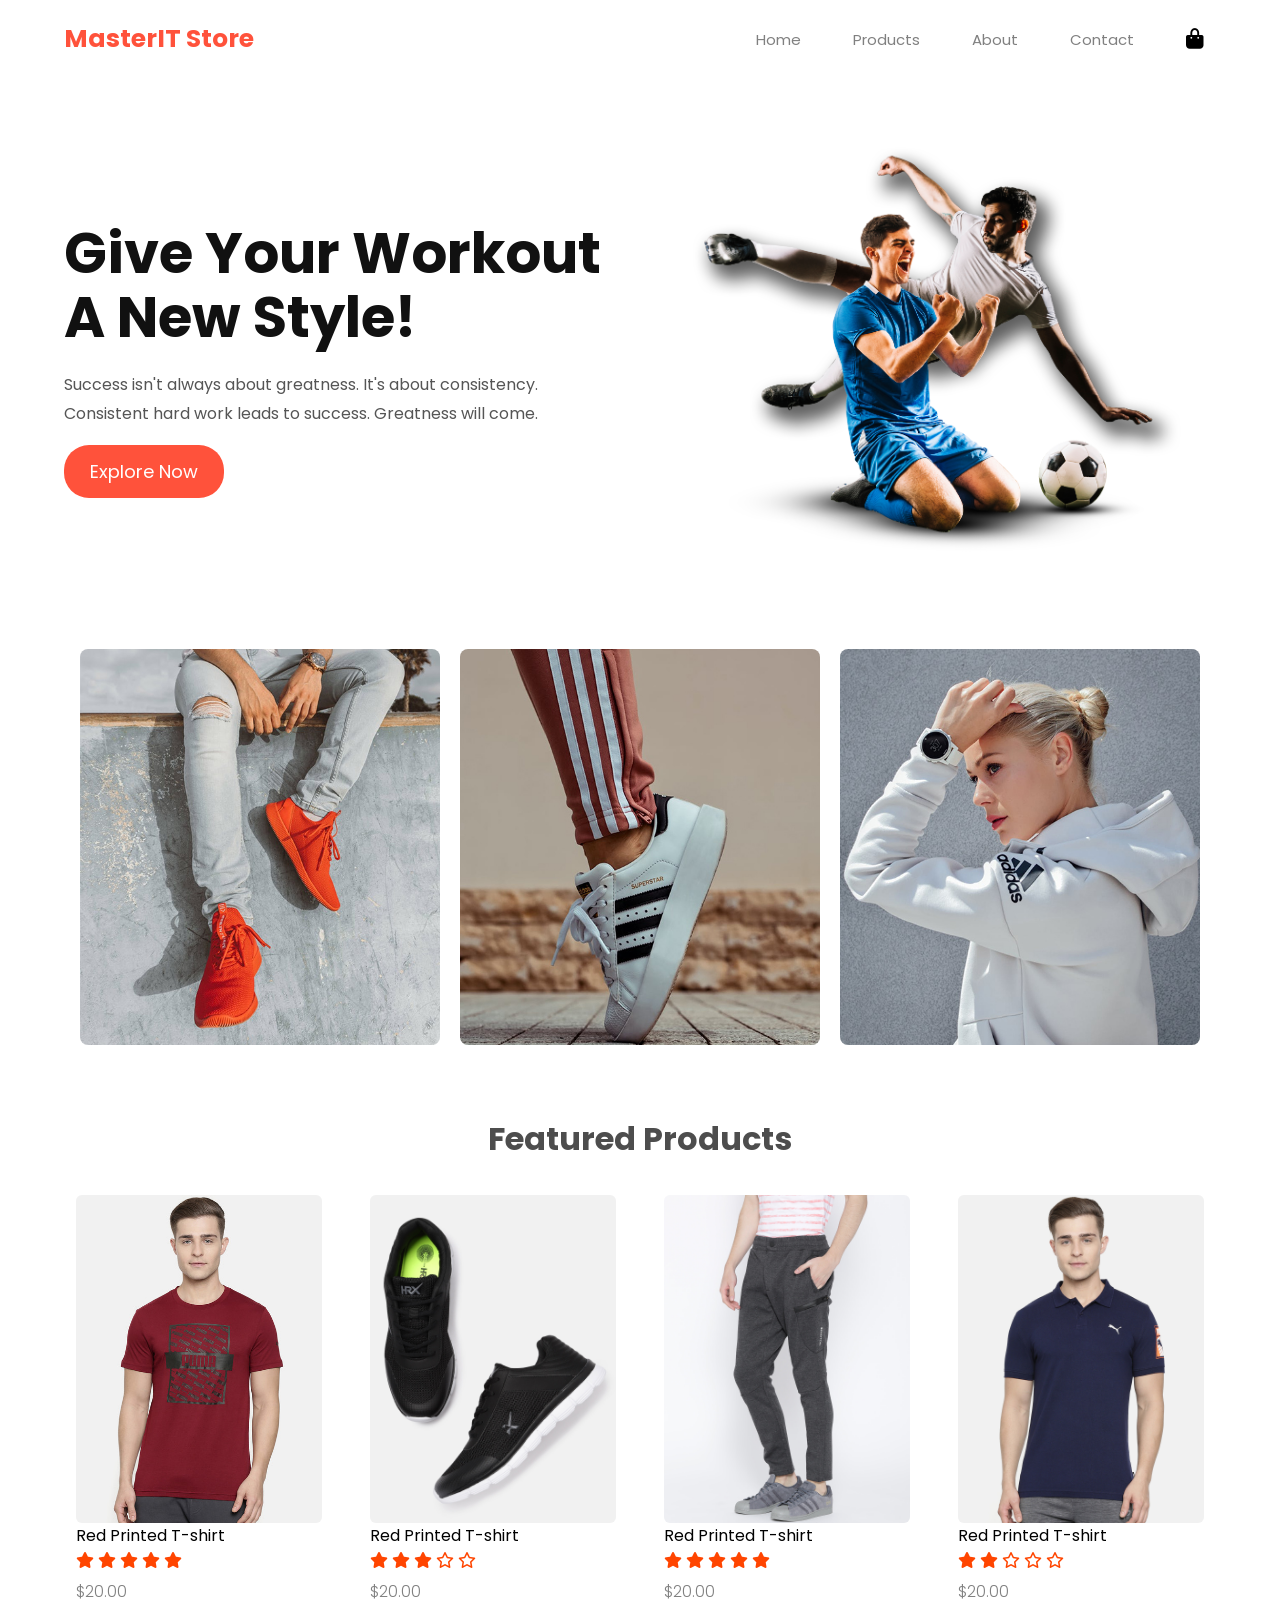
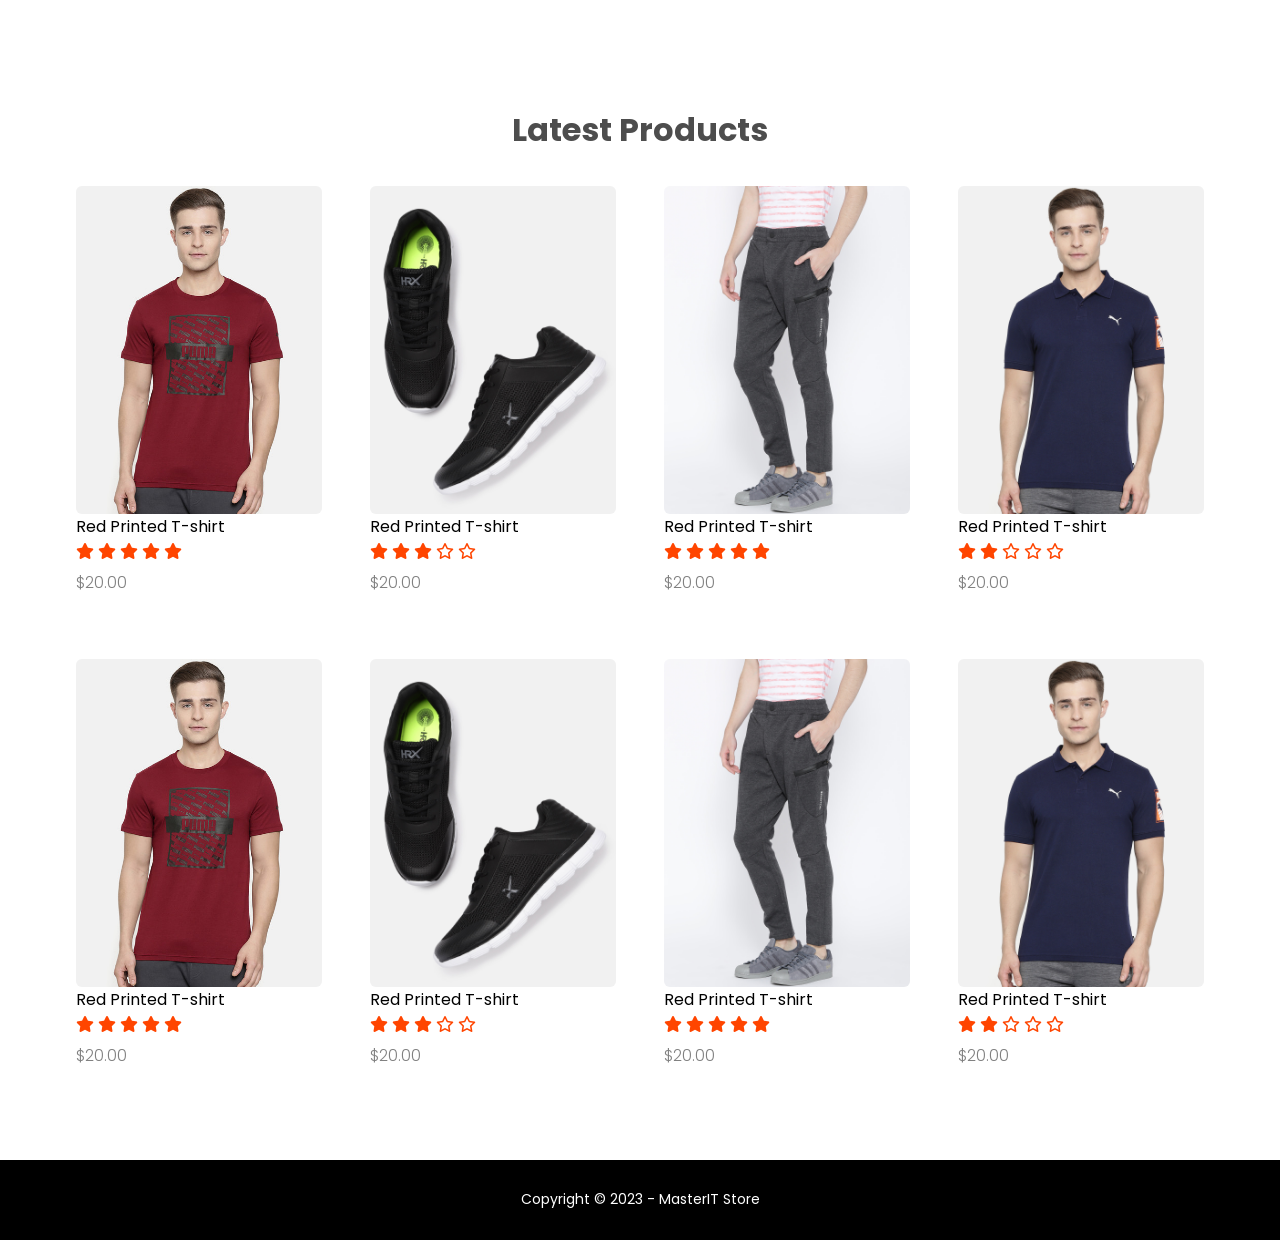
<file: index.html>
<!DOCTYPE html>
<html lang="en">

<head>
    <meta charset="UTF-8">
    <meta name="viewport" content="width=device-width, initial-scale=1.0">
    <title>Home</title>
    <!-- Link CSS -->
    <link rel="stylesheet" href="style.css">
    <!-- Google font -->
    <link rel="preconnect" href="https://fonts.googleapis.com">
    <link rel="preconnect" href="https://fonts.gstatic.com" crossorigin>
    <link
        href="https://fonts.googleapis.com/css2?family=Inter:ital,opsz,wght@0,14..32,100..900;1,14..32,100..900&family=Poppins:ital,wght@0,100;0,200;0,300;0,400;0,500;0,600;0,700;0,800;0,900;1,100;1,200;1,300;1,400;1,500;1,600;1,700;1,800;1,900&display=swap"
        rel="stylesheet">
    <!-- Font Awnsome -->
    <link rel="stylesheet" href="https://cdnjs.cloudflare.com/ajax/libs/font-awesome/6.7.2/css/all.min.css">
</head>

<body>
    <!-- ========== HEADER SECTION ========== -->

    <section class="header">
        <header>
            <div class="logo">
                <h1>MasterIT Store</h1>
            </div>
            <button type="button" class="menu-toggle" id="menu-toggle" aria-label="Toggle navigation"
                aria-expanded="false">
                <i class="fa-solid fa-bars" id="menu-icon"></i>
            </button>
            <nav id="menu">
                <ul>
                    <li><a href="index.html">Home</a></li>
                    <li><a href="products.html">Products</a></li>
                    <li><a href="about.html">About</a></li>
                    <li><a href="contact.html">Contact</a></li>
                    <li><a href="shop.html"><i class="fa-solid fa-bag-shopping"></i></a></li>
                </ul>
            </nav>
        </header>
    </section>

    <!-- ========== ASIDE SECTION ========== -->

    <section class="aside">
        <aside>
            <div class="text-contant">
                <h1>
                    Give Your Workout A New Style!
                </h1>
                <p>
                    Success isn't always about greatness. It's about consistency. Consistent hard work leads to success.
                    Greatness will come.
                </p>
                <a class="btn" href="products.html">Explore Now</a>
            </div>
            <div class="image">
                <img src="image/img-01.png" alt="Image">
            </div>
        </aside>
    </section>

    <!-- ========== CATEGORIES SECTION ========== -->

    <section class="control-top-category">
        <div class="category">
            <img src="image/category/category-1.jpg" alt="image">
            <img src="image/category/category-2.jpg" alt="image">
            <img src="image/category/category-3.jpg" alt="image">
        </div>
    </section>

    <!-- ========== FEATURED PRODUCTS SECTION ========== -->

    <h1 class="Featured-Products">Featured Products</h1>

    <!-- ========== FEATURED PRODUCTS LIST SECTION ========== -->

    <section>
        <div class="fearured-product-list">
            <div class="cart">
                <img src="image/Products/product-1.jpg" alt="">
                <div class="cart-title">
                    <p>Red Printed T-shirt</p>
                    <div class="star-icon">
                        <i class="fa-solid fa-star"></i>
                        <i class="fa-solid fa-star"></i>
                        <i class="fa-solid fa-star"></i>
                        <i class="fa-solid fa-star"></i>
                        <i class="fa-solid fa-star"></i>
                    </div>
                    <p class="price">$20.00</p>
                </div>
            </div>
            <div class="cart">
                <img src="image/Products/product-2.jpg" alt="">
                <div class="cart-title">
                    <p>Red Printed T-shirt</p>
                    <div class="star-icon">
                        <i class="fa-solid fa-star"></i>
                        <i class="fa-solid fa-star"></i>
                        <i class="fa-solid fa-star"></i>
                        <i class="fa-regular fa-star"></i>
                        <i class="fa-regular fa-star"></i>
                    </div>
                    <p class="price">$20.00</p>
                </div>
            </div>
            <div class="cart">
                <img src="image/Products/product-3.jpg" alt="">
                <div class="cart-title">
                    <p>Red Printed T-shirt</p>
                    <div class="star-icon">
                        <i class="fa-solid fa-star"></i>
                        <i class="fa-solid fa-star"></i>
                        <i class="fa-solid fa-star"></i>
                        <i class="fa-solid fa-star"></i>
                        <i class="fa-solid fa-star"></i>
                    </div>
                    <p class="price">$20.00</p>
                </div>
            </div>
            <div class="cart">
                <img src="image/Products/product-4.jpg" alt="">
                <div class="cart-title">
                    <p>Red Printed T-shirt</p>
                    <div class="star-icon">
                        <i class="fa-solid fa-star"></i>
                        <i class="fa-solid fa-star"></i>
                        <i class="fa-regular fa-star"></i>
                        <i class="fa-regular fa-star"></i>
                        <i class="fa-regular fa-star"></i>

                    </div>
                    <p class="price">$20.00</p>
                </div>
            </div>
        </div>
    </section>

    <!-- ========== LASTEST PRODUCTS SECTION ========== -->

    <h1 class="Featured-Products">Latest Products</h1>

    <!-- ========== LASTEST PRODUCTS LIST SECTION ========== -->

    <section>
        <div class="fearured-product-list">
            <div class="cart">
                <img src="image/Products/product-1.jpg" alt="">
                <div class="cart-title">
                    <p>Red Printed T-shirt</p>
                    <div class="star-icon">
                        <i class="fa-solid fa-star"></i>
                        <i class="fa-solid fa-star"></i>
                        <i class="fa-solid fa-star"></i>
                        <i class="fa-solid fa-star"></i>
                        <i class="fa-solid fa-star"></i>
                    </div>
                    <p class="price">$20.00</p>
                </div>
            </div>
            <div class="cart">
                <img src="image/Products/product-2.jpg" alt="">
                <div class="cart-title">
                    <p>Red Printed T-shirt</p>
                    <div class="star-icon">
                        <i class="fa-solid fa-star"></i>
                        <i class="fa-solid fa-star"></i>
                        <i class="fa-solid fa-star"></i>
                        <i class="fa-regular fa-star"></i>
                        <i class="fa-regular fa-star"></i>
                    </div>
                    <p class="price">$20.00</p>
                </div>
            </div>
            <div class="cart">
                <img src="image/Products/product-3.jpg" alt="">
                <div class="cart-title">
                    <p>Red Printed T-shirt</p>
                    <div class="star-icon">
                        <i class="fa-solid fa-star"></i>
                        <i class="fa-solid fa-star"></i>
                        <i class="fa-solid fa-star"></i>
                        <i class="fa-solid fa-star"></i>
                        <i class="fa-solid fa-star"></i>
                    </div>
                    <p class="price">$20.00</p>
                </div>
            </div>
            <div class="cart">
                <img src="image/Products/product-4.jpg" alt="">
                <div class="cart-title">
                    <p>Red Printed T-shirt</p>
                    <div class="star-icon">
                        <i class="fa-solid fa-star"></i>
                        <i class="fa-solid fa-star"></i>
                        <i class="fa-regular fa-star"></i>
                        <i class="fa-regular fa-star"></i>
                        <i class="fa-regular fa-star"></i>

                    </div>
                    <p class="price">$20.00</p>
                </div>
            </div>
        </div>
    </section>
    <section>
        <div class="fearured-product-list">
            <div class="cart">
                <img src="image/Products/product-1.jpg" alt="">
                <div class="cart-title">
                    <p>Red Printed T-shirt</p>
                    <div class="star-icon">
                        <i class="fa-solid fa-star"></i>
                        <i class="fa-solid fa-star"></i>
                        <i class="fa-solid fa-star"></i>
                        <i class="fa-solid fa-star"></i>
                        <i class="fa-solid fa-star"></i>
                    </div>
                    <p class="price">$20.00</p>
                </div>
            </div>
            <div class="cart">
                <img src="image/Products/product-2.jpg" alt="">
                <div class="cart-title">
                    <p>Red Printed T-shirt</p>
                    <div class="star-icon">
                        <i class="fa-solid fa-star"></i>
                        <i class="fa-solid fa-star"></i>
                        <i class="fa-solid fa-star"></i>
                        <i class="fa-regular fa-star"></i>
                        <i class="fa-regular fa-star"></i>
                    </div>
                    <p class="price">$20.00</p>
                </div>
            </div>
            <div class="cart">
                <img src="image/Products/product-3.jpg" alt="">
                <div class="cart-title">
                    <p>Red Printed T-shirt</p>
                    <div class="star-icon">
                        <i class="fa-solid fa-star"></i>
                        <i class="fa-solid fa-star"></i>
                        <i class="fa-solid fa-star"></i>
                        <i class="fa-solid fa-star"></i>
                        <i class="fa-solid fa-star"></i>
                    </div>
                    <p class="price">$20.00</p>
                </div>
            </div>
            <div class="cart">
                <img src="image/Products/product-4.jpg" alt="">
                <div class="cart-title">
                    <p>Red Printed T-shirt</p>
                    <div class="star-icon">
                        <i class="fa-solid fa-star"></i>
                        <i class="fa-solid fa-star"></i>
                        <i class="fa-regular fa-star"></i>
                        <i class="fa-regular fa-star"></i>
                        <i class="fa-regular fa-star"></i>

                    </div>
                    <p class="price">$20.00</p>
                </div>
            </div>
        </div>
    </section>

    <!-- ========== FOOTER SECTION ========== -->

    <section>
        <footer>
            <p>Copyright © 2023 - MasterIT Store</p>
        </footer>
    </section>

    <script>
        const menuToggle = document.getElementById("menu-toggle");
        const menu = document.getElementById("menu");
        const menuIcon = document.getElementById("menu-icon");

        menuToggle.addEventListener("click", () => {
            const isOpen = menu.classList.toggle("open");
            menuToggle.setAttribute("aria-expanded", isOpen);

            // Swap between hamburger and close (X) icon
            menuIcon.classList.toggle("fa-bars", !isOpen);
            menuIcon.classList.toggle("fa-xmark", isOpen);
        });

        // Optional: close menu when a link is clicked
        menu.querySelectorAll("a").forEach((link) => {
            link.addEventListener("click", () => {
                menu.classList.remove("open");
                menuToggle.setAttribute("aria-expanded", "false");
                menuIcon.classList.add("fa-bars");
                menuIcon.classList.remove("fa-xmark");
            });
        });
    </script>

</body>

</html>
</file>
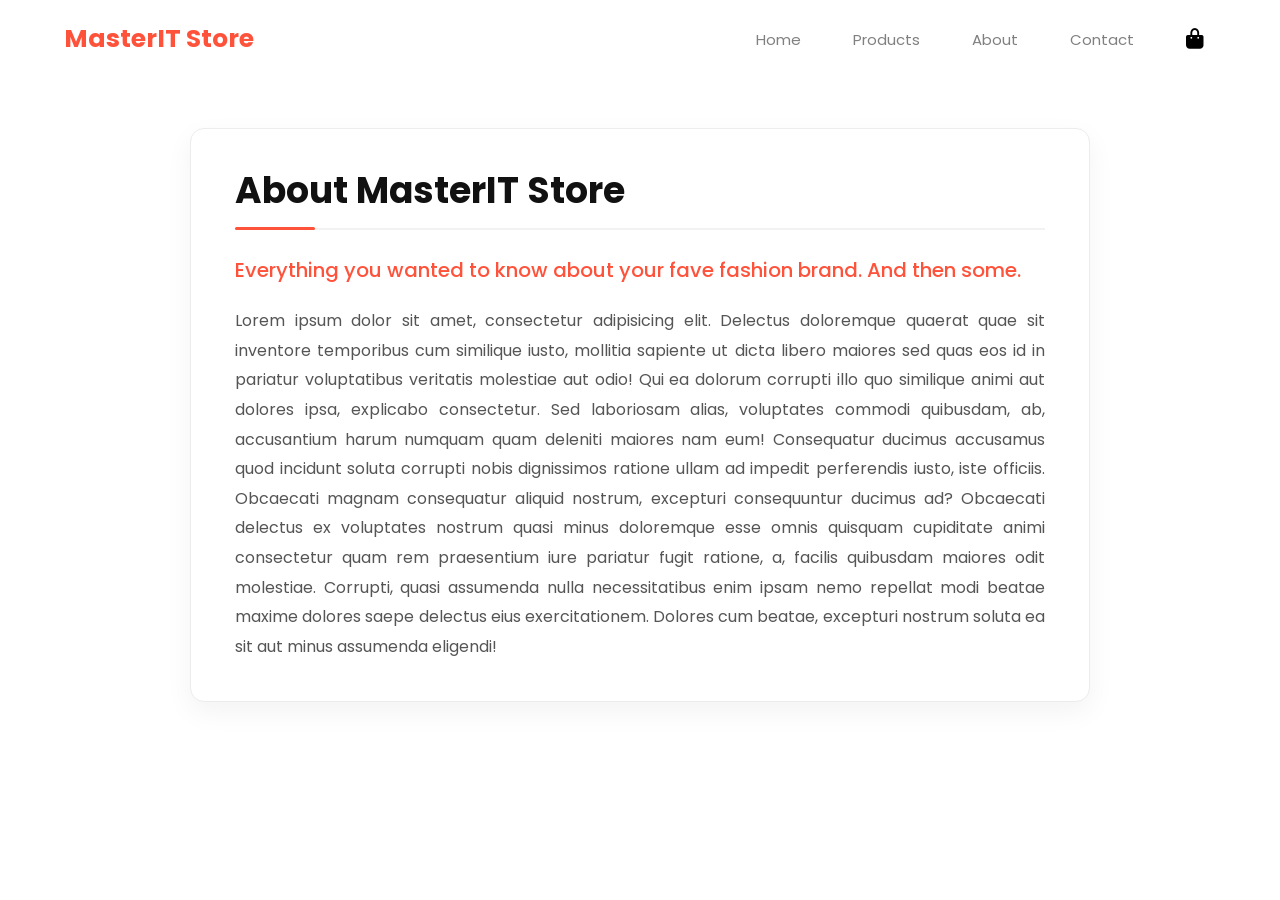
<file: about.html>
<!DOCTYPE html>
<html lang="en">

<head>
    <meta charset="UTF-8">
    <meta name="viewport" content="width=device-width, initial-scale=1.0">
    <title>About</title>
    <!-- Link CSS -->
    <link rel="stylesheet" href="about.css">
    <link rel="stylesheet" href="style.css">
    <!-- Google font -->
    <link rel="preconnect" href="https://fonts.googleapis.com">
    <link rel="preconnect" href="https://fonts.gstatic.com" crossorigin>
    <link
        href="https://fonts.googleapis.com/css2?family=Inter:ital,opsz,wght@0,14..32,100..900;1,14..32,100..900&family=Poppins:ital,wght@0,100;0,200;0,300;0,400;0,500;0,600;0,700;0,800;0,900;1,100;1,200;1,300;1,400;1,500;1,600;1,700;1,800;1,900&display=swap"
        rel="stylesheet">
    <!-- Font Awnsome -->
    <link rel="stylesheet" href="https://cdnjs.cloudflare.com/ajax/libs/font-awesome/6.7.2/css/all.min.css">
</head>

<body>
    <!-- ========== HEADER SECTION ========== -->

    <section class="header">
        <header>
            <div class="logo">
                <h1>MasterIT Store</h1>
            </div>
            <button type="button" class="menu-toggle" id="menu-toggle" aria-label="Toggle navigation"
                aria-expanded="false">
                <i class="fa-solid fa-bars" id="menu-icon"></i>
            </button>
            <nav id="menu">
                <ul>
                    <li><a href="index.html">Home</a></li>
                    <li><a href="products.html">Products</a></li>
                    <li><a href="about.html">About</a></li>
                    <li><a href="contact.html">Contact</a></li>
                    <li><a href="shop.html"><i class="fa-solid fa-bag-shopping"></i></a></li>
                </ul>
            </nav>
        </header>
    </section>
    <div class="about">

        <div class="about-title">
            <h1>About MasterIT Store</h1>
        </div>

        <div class="info">

            <p class="introduction">
                Everything you wanted to know about your fave
                fashion brand. And then some.
            </p>

            <p class="context">
                Lorem ipsum dolor sit amet, consectetur adipisicing elit.
                Delectus doloremque quaerat quae sit inventore temporibus
                cum similique iusto, mollitia sapiente ut dicta libero
                maiores sed quas eos id in pariatur voluptatibus veritatis
                molestiae aut odio! Qui ea dolorum corrupti illo quo
                similique animi aut dolores ipsa, explicabo consectetur.

                Sed laboriosam alias, voluptates commodi quibusdam, ab,
                accusantium harum numquam quam deleniti maiores nam eum!
                Consequatur ducimus accusamus quod incidunt soluta corrupti
                nobis dignissimos ratione ullam ad impedit perferendis
                iusto, iste officiis.

                Obcaecati magnam consequatur aliquid nostrum, excepturi
                consequuntur ducimus ad? Obcaecati delectus ex voluptates
                nostrum quasi minus doloremque esse omnis quisquam
                cupiditate animi consectetur quam rem praesentium iure
                pariatur fugit ratione, a, facilis quibusdam maiores odit
                molestiae.

                Corrupti, quasi assumenda nulla necessitatibus enim ipsam
                nemo repellat modi beatae maxime dolores saepe delectus
                eius exercitationem. Dolores cum beatae, excepturi
                nostrum soluta ea sit aut minus assumenda eligendi!
            </p>

        </div>

    </div>

    <script>
        const menuToggle = document.getElementById("menu-toggle");
        const menu = document.getElementById("menu");
        const menuIcon = document.getElementById("menu-icon");

        menuToggle.addEventListener("click", () => {
            const isOpen = menu.classList.toggle("open");
            menuToggle.setAttribute("aria-expanded", isOpen);

            // Swap between hamburger and close (X) icon
            menuIcon.classList.toggle("fa-bars", !isOpen);
            menuIcon.classList.toggle("fa-xmark", isOpen);
        });

        // Optional: close menu when a link is clicked
        menu.querySelectorAll("a").forEach((link) => {
            link.addEventListener("click", () => {
                menu.classList.remove("open");
                menuToggle.setAttribute("aria-expanded", "false");
                menuIcon.classList.add("fa-bars");
                menuIcon.classList.remove("fa-xmark");
            });
        });
    </script>

</body>

</html>
</file>
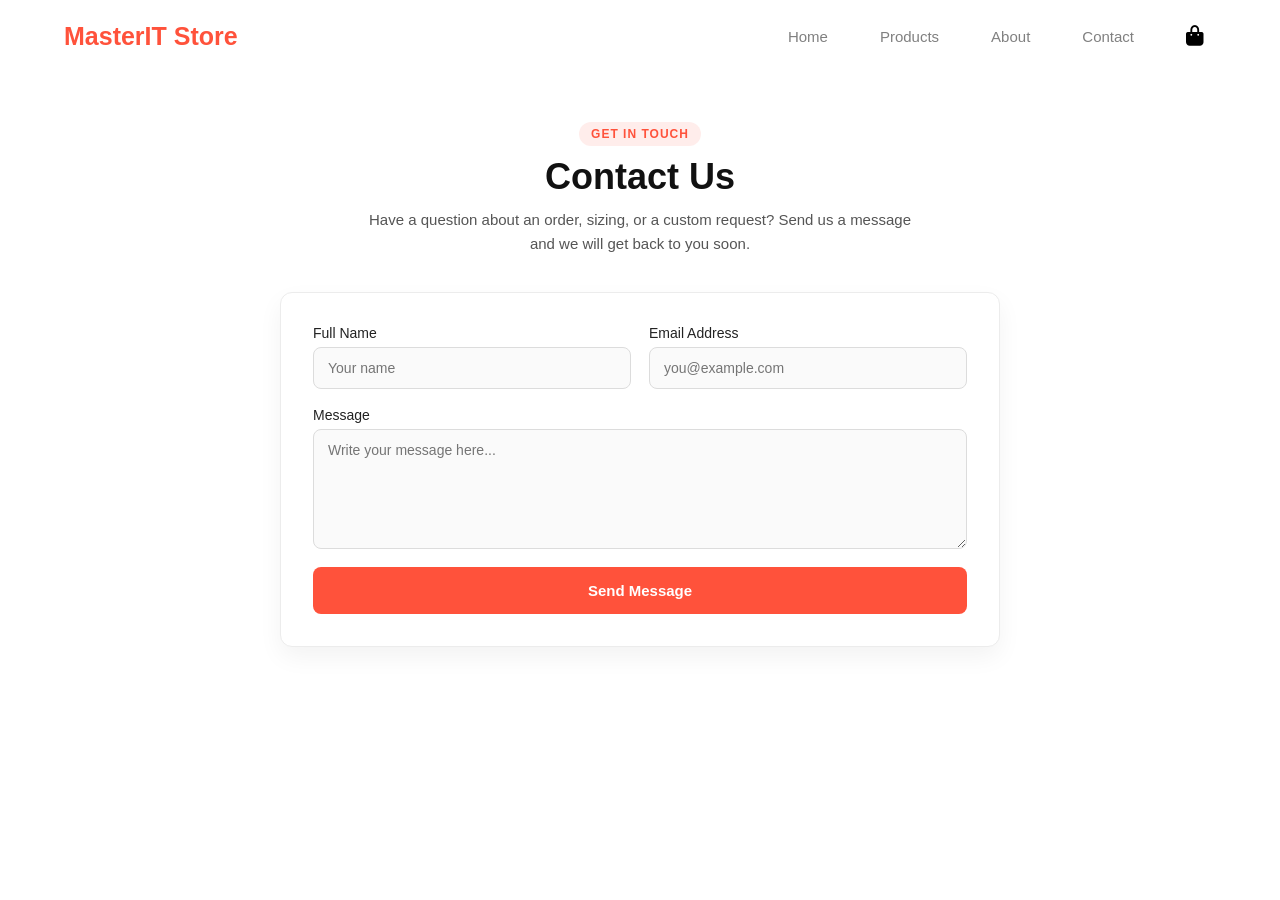
<file: contact.html>
<!DOCTYPE html>
<html lang="en">

<head>
    <meta charset="UTF-8">
    <meta name="viewport" content="width=device-width, initial-scale=1.0">
    <title>Contact</title>
    <!-- Optional: Font Awesome if you want icons -->
    <link rel="stylesheet" href="https://cdnjs.cloudflare.com/ajax/libs/font-awesome/6.5.0/css/all.min.css">
    <link rel="stylesheet" href="contact.css">
    <link rel="stylesheet" href="style.css">
</head>

<body>
    <section class="header">
        <header>
            <div class="logo">
                <h1>MasterIT Store</h1>
            </div>
            <button type="button" class="menu-toggle" id="menu-toggle" aria-label="Toggle navigation"
                aria-expanded="false">
                <i class="fa-solid fa-bars" id="menu-icon"></i>
            </button>
            <nav id="menu">
                <ul>
                    <li><a href="index.html">Home</a></li>
                    <li><a href="products.html">Products</a></li>
                    <li><a href="about.html">About</a></li>
                    <li><a href="contact.html">Contact</a></li>
                    <li><a href="shop.html"><i class="fa-solid fa-bag-shopping"></i></a></li>
                </ul>
            </nav>
        </header>
    </section>
    <section class="contact-section">
        <div class="contact-header">
            <span class="contact-tag">Get In Touch</span>
            <h1>Contact Us</h1>
            <p>Have a question about an order, sizing, or a custom request? Send us a message and we will get back to
                you soon.</p>
        </div>
            <form class="contact-form" action="#" method="post">
                <div class="form-row">
                    <div class="form-group">
                        <label for="name">Full Name</label>
                        <input type="text" id="name" name="name" placeholder="Your name" required>
                    </div>
                    <div class="form-group">
                        <label for="email">Email Address</label>
                        <input type="email" id="email" name="email" placeholder="you@example.com" required>
                    </div>
                </div>
                <div class="form-group">
                    <label for="message">Message</label>
                    <textarea id="message" name="message" rows="5" placeholder="Write your message here..."
                        required></textarea>
                </div>

                <button type="submit" class="submit-btn">Send Message</button>
            </form>
        </div>
    </section>

    <script>
        const menuToggle = document.getElementById("menu-toggle");
        const menu = document.getElementById("menu");
        const menuIcon = document.getElementById("menu-icon");

        menuToggle.addEventListener("click", () => {
            const isOpen = menu.classList.toggle("open");
            menuToggle.setAttribute("aria-expanded", isOpen);

            // Swap between hamburger and close (X) icon
            menuIcon.classList.toggle("fa-bars", !isOpen);
            menuIcon.classList.toggle("fa-xmark", isOpen);
        });

        // Optional: close menu when a link is clicked
        menu.querySelectorAll("a").forEach((link) => {
            link.addEventListener("click", () => {
                menu.classList.remove("open");
                menuToggle.setAttribute("aria-expanded", "false");
                menuIcon.classList.add("fa-bars");
                menuIcon.classList.remove("fa-xmark");
            });
        });
    </script>
</body>

</html>
</file>
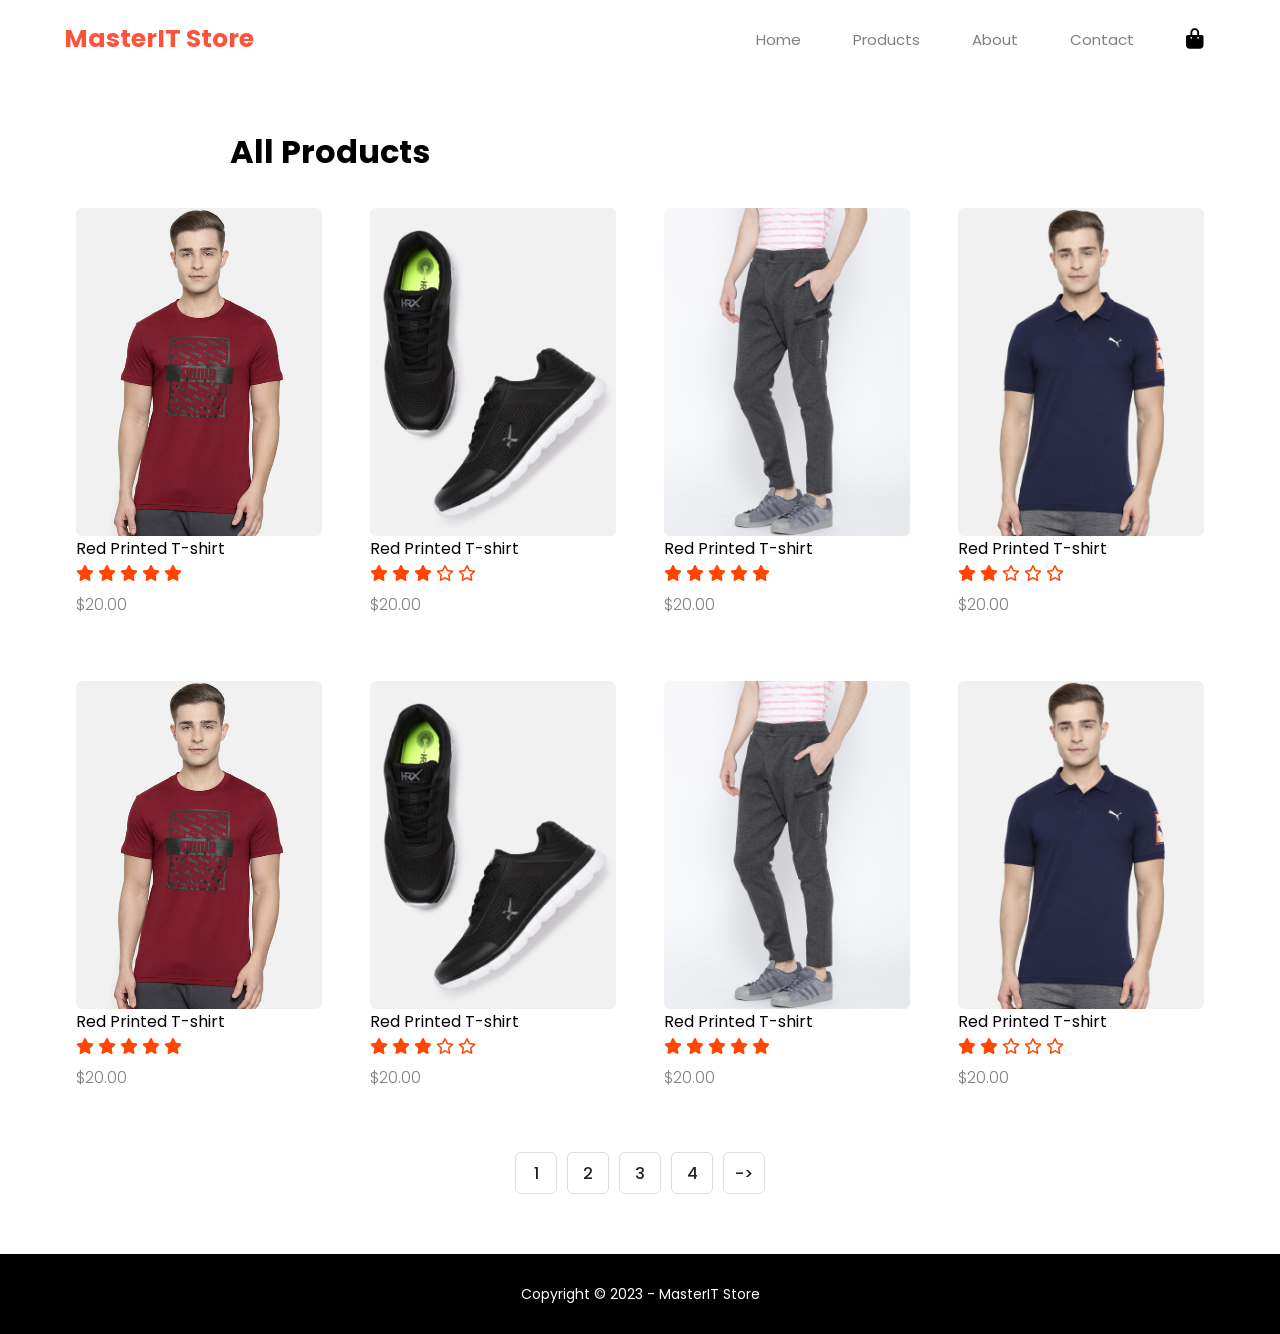
<file: products.html>
<!DOCTYPE html>
<html lang="en">
<head>
    <meta charset="UTF-8">
    <meta name="viewport" content="width=device-width, initial-scale=1.0">
    <title>Product</title>
    <!-- Link CSS -->
    <link rel="stylesheet" href="style.css">
    <link rel="stylesheet" href="products.css">
    <!-- Google font -->
    <link rel="preconnect" href="https://fonts.googleapis.com">
    <link rel="preconnect" href="https://fonts.gstatic.com" crossorigin>
    <link
        href="https://fonts.googleapis.com/css2?family=Inter:ital,opsz,wght@0,14..32,100..900;1,14..32,100..900&family=Poppins:ital,wght@0,100;0,200;0,300;0,400;0,500;0,600;0,700;0,800;0,900;1,100;1,200;1,300;1,400;1,500;1,600;1,700;1,800;1,900&display=swap"
        rel="stylesheet">
    <!-- Font Awnsome -->
    <link rel="stylesheet" href="https://cdnjs.cloudflare.com/ajax/libs/font-awesome/6.7.2/css/all.min.css">
</head>
<style>
    .all-product{
        margin-top: 50px;
        margin-left: 230px;
    }
</style>
<body>

    <!-- ========== HEADER SECTION ========== -->

    <section class="header">
        <header>
            <div class="logo">
                <h1>MasterIT Store</h1>
            </div>
            <button type="button" class="menu-toggle" id="menu-toggle" aria-label="Toggle navigation"
                aria-expanded="false">
                <i class="fa-solid fa-bars" id="menu-icon"></i>
            </button>
            <nav id="menu">
                <ul>
                    <li><a href="index.html">Home</a></li>
                    <li><a href="products.html">Products</a></li>
                    <li><a href="about.html">About</a></li>
                    <li><a href="contact.html">Contact</a></li>
                    <li><a href="shop.html"><i class="fa-solid fa-bag-shopping"></i></a></li>
                </ul>
            </nav>
        </header>
    </section>

    <!-- ========== LASTEST PRODUCTS SECTION ========== -->

    <h1 class="all-product">All Products</h1>

    <section>
        <div class="fearured-product-list">
            <div class="cart">
                <img src="image/Products/product-1.jpg" alt="">
                <div class="cart-title">
                    <p>Red Printed T-shirt</p>
                    <div class="star-icon">
                        <i class="fa-solid fa-star"></i>
                        <i class="fa-solid fa-star"></i>
                        <i class="fa-solid fa-star"></i>
                        <i class="fa-solid fa-star"></i>
                        <i class="fa-solid fa-star"></i>
                    </div>
                    <p class="price">$20.00</p>
                </div>
            </div>
            <div class="cart">
                <img src="image/Products/product-2.jpg" alt="">
                <div class="cart-title">
                    <p>Red Printed T-shirt</p>
                    <div class="star-icon">
                        <i class="fa-solid fa-star"></i>
                        <i class="fa-solid fa-star"></i>
                        <i class="fa-solid fa-star"></i>
                        <i class="fa-regular fa-star"></i>
                        <i class="fa-regular fa-star"></i>
                    </div>
                    <p class="price">$20.00</p>
                </div>
            </div>
            <div class="cart">
                <img src="image/Products/product-3.jpg" alt="">
                <div class="cart-title">
                    <p>Red Printed T-shirt</p>
                    <div class="star-icon">
                        <i class="fa-solid fa-star"></i>
                        <i class="fa-solid fa-star"></i>
                        <i class="fa-solid fa-star"></i>
                        <i class="fa-solid fa-star"></i>
                        <i class="fa-solid fa-star"></i>
                    </div>
                    <p class="price">$20.00</p>
                </div>
            </div>
            <div class="cart">
                <img src="image/Products/product-4.jpg" alt="">
                <div class="cart-title">
                    <p>Red Printed T-shirt</p>
                    <div class="star-icon">
                        <i class="fa-solid fa-star"></i>
                        <i class="fa-solid fa-star"></i>
                        <i class="fa-regular fa-star"></i>
                        <i class="fa-regular fa-star"></i>
                        <i class="fa-regular fa-star"></i>
                        
                    </div>
                    <p class="price">$20.00</p>
                </div>
            </div>
        </div>
    </section>
    <section>
        <div class="fearured-product-list">
            <div class="cart">
                <img src="image/Products/product-1.jpg" alt="">
                <div class="cart-title">
                    <p>Red Printed T-shirt</p>
                    <div class="star-icon">
                        <i class="fa-solid fa-star"></i>
                        <i class="fa-solid fa-star"></i>
                        <i class="fa-solid fa-star"></i>
                        <i class="fa-solid fa-star"></i>
                        <i class="fa-solid fa-star"></i>
                    </div>
                    <p class="price">$20.00</p>
                </div>
            </div>
            <div class="cart">
                <img src="image/Products/product-2.jpg" alt="">
                <div class="cart-title">
                    <p>Red Printed T-shirt</p>
                    <div class="star-icon">
                        <i class="fa-solid fa-star"></i>
                        <i class="fa-solid fa-star"></i>
                        <i class="fa-solid fa-star"></i>
                        <i class="fa-regular fa-star"></i>
                        <i class="fa-regular fa-star"></i>
                    </div>
                    <p class="price">$20.00</p>
                </div>
            </div>
            <div class="cart">
                <img src="image/Products/product-3.jpg" alt="">
                <div class="cart-title">
                    <p>Red Printed T-shirt</p>
                    <div class="star-icon">
                        <i class="fa-solid fa-star"></i>
                        <i class="fa-solid fa-star"></i>
                        <i class="fa-solid fa-star"></i>
                        <i class="fa-solid fa-star"></i>
                        <i class="fa-solid fa-star"></i>
                    </div>
                    <p class="price">$20.00</p>
                </div>
            </div>
            <div class="cart">
                <img src="image/Products/product-4.jpg" alt="">
                <div class="cart-title">
                    <p>Red Printed T-shirt</p>
                    <div class="star-icon">
                        <i class="fa-solid fa-star"></i>
                        <i class="fa-solid fa-star"></i>
                        <i class="fa-regular fa-star"></i>
                        <i class="fa-regular fa-star"></i>
                        <i class="fa-regular fa-star"></i>
                        
                    </div>
                    <p class="price">$20.00</p>
                </div>
            </div>
        </div>
    </section>

    <!-- ========== NEXT ITEM SECTION ========== -->

    <section>
        <div class="next-item">
            <div class="box">
                <a href="#">1</a>
            </div>
            <div class="box">
                <a href="#">2</a>
            </div>
            <div class="box">
                <a href="#">3</a>
            </div>
            <div class="box">
                <a href="#">4</a>
            </div>
            <div class="box">
                <a href="#">-></a>
            </div>
        </div>
    </section>

     <!-- ========== FOOTER SECTION ========== -->

    <section>
        <footer>
            <p>Copyright © 2023 - MasterIT Store</p>
        </footer>
    </section>

    <script>
        const menuToggle = document.getElementById("menu-toggle");
        const menu = document.getElementById("menu");
        const menuIcon = document.getElementById("menu-icon");

        menuToggle.addEventListener("click", () => {
            const isOpen = menu.classList.toggle("open");
            menuToggle.setAttribute("aria-expanded", isOpen);

            // Swap between hamburger and close (X) icon
            menuIcon.classList.toggle("fa-bars", !isOpen);
            menuIcon.classList.toggle("fa-xmark", isOpen);
        });

        // Optional: close menu when a link is clicked
        menu.querySelectorAll("a").forEach((link) => {
            link.addEventListener("click", () => {
                menu.classList.remove("open");
                menuToggle.setAttribute("aria-expanded", "false");
                menuIcon.classList.add("fa-bars");
                menuIcon.classList.remove("fa-xmark");
            });
        });
    </script>
    
</body>
</html>
</file>
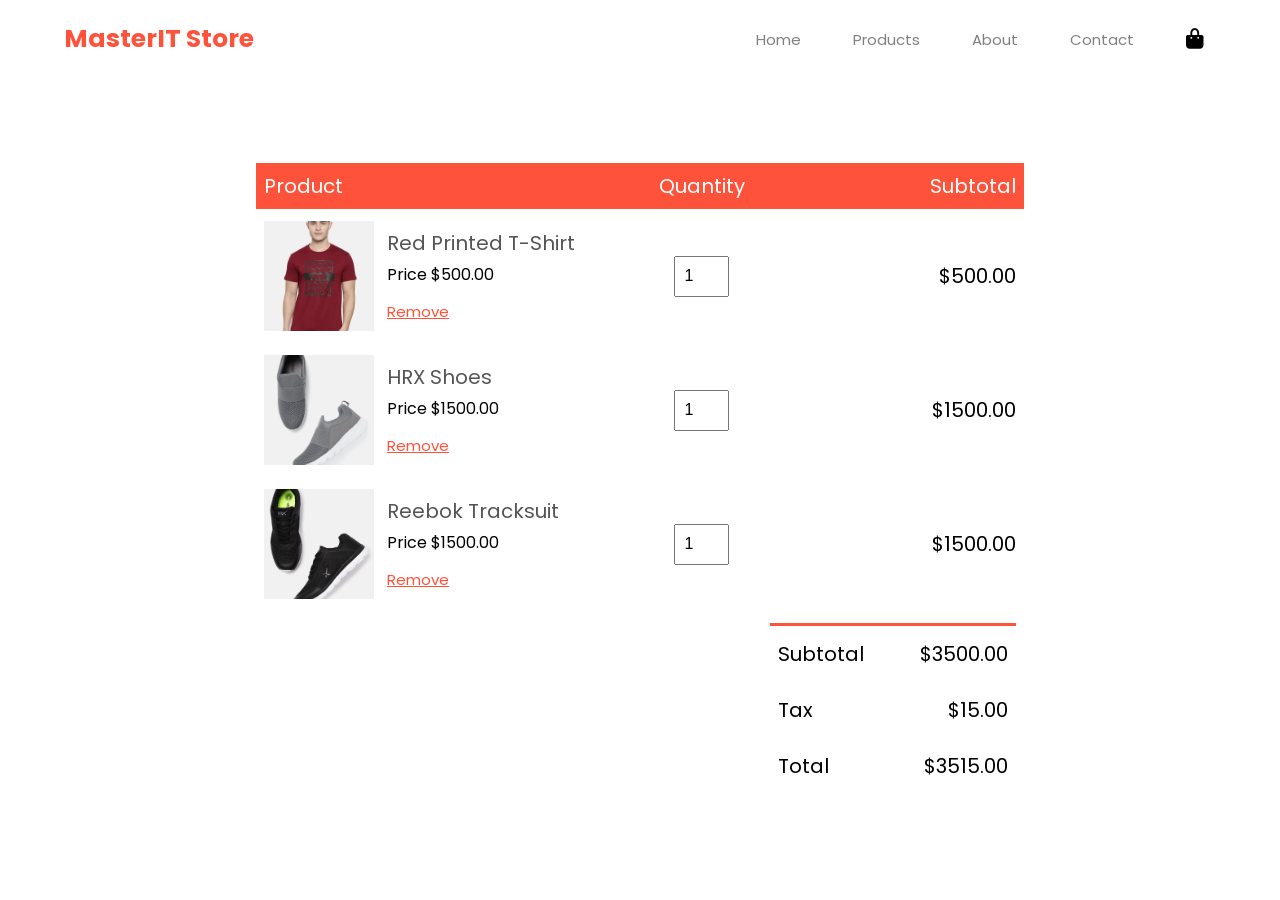
<file: shop.html>
<!DOCTYPE html>
<html lang="en">

<head>
    <meta charset="UTF-8">
    <meta name="viewport" content="width=device-width, initial-scale=1.0">
    <title>Shop</title>
    <!-- Link CSS -->
    <link rel="stylesheet" href="shop.css">
    <link rel="stylesheet" href="style.css">
    <!-- Google font -->
    <link rel="preconnect" href="https://fonts.googleapis.com">
    <link rel="preconnect" href="https://fonts.gstatic.com" crossorigin>
    <link
        href="https://fonts.googleapis.com/css2?family=Inter:ital,opsz,wght@0,14..32,100..900;1,14..32,100..900&family=Poppins:ital,wght@0,100;0,200;0,300;0,400;0,500;0,600;0,700;0,800;0,900;1,100;1,200;1,300;1,400;1,500;1,600;1,700;1,800;1,900&display=swap"
        rel="stylesheet">
    <!-- Font Awnsome -->
    <link rel="stylesheet" href="https://cdnjs.cloudflare.com/ajax/libs/font-awesome/6.7.2/css/all.min.css">
</head>

<body>
    <!-- ========== HEADER SECTION ========== -->

    <section class="header">
        <header>
            <div class="logo">
                <h1>MasterIT Store</h1>
            </div>
            <button type="button" class="menu-toggle" id="menu-toggle" aria-label="Toggle navigation"
                aria-expanded="false">
                <i class="fa-solid fa-bars" id="menu-icon"></i>
            </button>
            <nav id="menu">
                <ul>
                    <li><a href="index.html">Home</a></li>
                    <li><a href="products.html">Products</a></li>
                    <li><a href="about.html">About</a></li>
                    <li><a href="contact.html">Contact</a></li>
                    <li><a href="shop.html"><i class="fa-solid fa-bag-shopping"></i></a></li>
                </ul>
            </nav>
        </header>
    </section>

    <div class="cart-container">

        <table class="cart-table">

            <thead>
                <tr>
                    <th>Product</th>
                    <th class="center">Quantity</th>
                    <th class="right">Subtotal</th>
                </tr>
            </thead>

            <tbody>

                <tr>
                    <td>
                        <div class="product-info">
                            <img src="image/Products/product-1.jpg" alt="">

                            <div>
                                <p>Red Printed T-Shirt</p>
                                <span>Price $500.00</span>
                                <br>
                                <a href="">Remove</a>
                            </div>
                        </div>
                    </td>

                    <td class="center">
                        <input type="number" value="1" min="1">
                    </td>

                    <td class="right">$500.00</td>
                </tr>

                <tr>
                    <td>
                        <div class="product-info">
                            <img src="image/Products/product-11.jpg" alt="">

                            <div>
                                <p>HRX Shoes</p>
                                <span>Price $1500.00</span>
                                <br>
                                <a href="">Remove</a>
                            </div>
                        </div>
                    </td>

                    <td class="center">
                        <input type="number" value="1" min="1">
                    </td>

                    <td class="right">$1500.00</td>
                </tr>

                <tr>
                    <td>
                        <div class="product-info">
                            <img src="image/Products/product-2.jpg" alt="">

                            <div>
                                <p>Reebok Tracksuit</p>
                                <span>Price $1500.00</span>
                                <br>
                                <a href="">Remove</a>
                            </div>
                        </div>
                    </td>

                    <td class="center">
                        <input type="number" value="1" min="1">
                    </td>

                    <td class="right">$1500.00</td>
                </tr>

                <tr>
                    <td colspan="2"></td>

                    <td>
                        <table class="total-table">

                            <tr>
                                <td>Subtotal</td>
                                <td class="right">$3500.00</td>
                            </tr>

                            <tr>
                                <td>Tax</td>
                                <td class="right">$15.00</td>
                            </tr>

                            <tr>
                                <td>Total</td>
                                <td class="right">$3515.00</td>
                            </tr>

                        </table>
                    </td>
                </tr>

            </tbody>

        </table>

    </div>


    <script>
        const menuToggle = document.getElementById("menu-toggle");
        const menu = document.getElementById("menu");
        const menuIcon = document.getElementById("menu-icon");

        menuToggle.addEventListener("click", () => {
            const isOpen = menu.classList.toggle("open");
            menuToggle.setAttribute("aria-expanded", isOpen);

            // Swap between hamburger and close (X) icon
            menuIcon.classList.toggle("fa-bars", !isOpen);
            menuIcon.classList.toggle("fa-xmark", isOpen);
        });

        // Optional: close menu when a link is clicked
        menu.querySelectorAll("a").forEach((link) => {
            link.addEventListener("click", () => {
                menu.classList.remove("open");
                menuToggle.setAttribute("aria-expanded", "false");
                menuIcon.classList.add("fa-bars");
                menuIcon.classList.remove("fa-xmark");
            });
        });
    </script>
</body>

</html>
</file>
<file: style.css>
:root {
    --font-family: 'Poppins', sans-serif;
    --primary-color: #ff523b;
}

* {
    margin: 0;
    padding: 0;
    box-sizing: border-box;
}

body {
    width: 100%;
    min-height: 100vh;
    font-family: var(--font-family);
    overflow-x: hidden;
}

/* ============ HEADER SECTION =========== */
.header {
    width: 90%;
    max-width: 1200px;
    padding: 20px 0;
    margin: auto;
    position: relative;
}

header {
    display: flex;
    justify-content: space-between;
    align-items: center;
    gap: 16px;
}

header h1 {
    color: var(--primary-color);
    font-size: 25px;
}

/* Hidden on desktop */
.menu-toggle {
    display: none;
    background: transparent;
    border: none;
    font-size: 24px;
    color: #111;
    cursor: pointer;
    padding: 4px 8px;
    transition: color 0.25s ease, transform 0.2s ease;
}

.menu-toggle:hover {
    color: var(--primary-color);
}

nav ul {
    display: flex;
    align-items: center;
    gap: 28px;
    list-style: none;
}

nav ul li a {
    display: inline-flex;
    align-items: center;
    padding: 6px 12px;
    text-decoration: none;
    color: gray;
    font-size: 15px;
    transition: all 0.3s ease-in-out;
}

nav ul li a:hover {
    color: var(--primary-color);
}

nav ul li a i {
    color: black;
    font-size: 20px;
    transition: color 0.25s ease;
}

nav ul li a:hover i {
    color: var(--primary-color);
}
nav ul li a .fa-bag-shopping {
    color: black;
    font-size: 20px;
    transition: color 0.3s ease-in-out;
}

/* ============ ASIDE SECTION =========== */
.aside {
    margin-top: 50px;
}

aside {
    width: 90%;
    max-width: 1200px;
    display: flex;
    justify-content: space-between;
    align-items: center;
    gap: 40px;
    margin: auto;
}

aside .text-contant {
    width: 50%;
    margin-top: 20px;
}

aside .text-contant h1 {
    line-height: 1.15;
    font-size: 56px;
    color: #111;
    transition: all 0.3s;
}

aside .text-contant h1:hover {
    color: var(--primary-color);
}

aside .text-contant p {
    margin-top: 20px;
    line-height: 1.8;
    color: #555;
    margin-bottom: 30px;
}

aside .text-contant .btn {

    padding: 12px 24px;
    border-radius: 25px;
    font-size: 18px;
    min-width: 180px;
    background-color: var(--primary-color);
    color: white;
    border: 2px solid transparent;
    cursor: pointer;
    text-decoration: none;
    transition: all 0.3s ease-in-out;
}

aside .text-contant .btn:hover {
    background-color: white;
    color: black;
    border-color: var(--primary-color);
    transform: translateY(-2px);
    box-shadow: 0 8px 18px rgba(255, 82, 59, 0.25);
}

aside .image {
    width: 50%;
    display: flex;
    justify-content: center;
}

aside img {
    width: 100%;
    max-width: 500px;
    height: auto;
    display: block;
    transition: all 0.3s ease-in-out;
}

aside img:hover {
    transform: scale(1.04);
}

/* ============ CATEGORIES SECTION =========== */
.control-top-category {
    margin-top: 90px;
}

.category {
    width: 90%;
    max-width: 1200px;
    display: flex;
    justify-content: center;
    flex-wrap: wrap;
    margin: auto;
    gap: 20px;
}

.category img {
    flex: 1 1 280px;
    max-width: 360px;
    width: 100%;
    height: auto;
    display: block;
    border-radius: 8px;
    transition: all 0.3s ease-in-out;
}

.category img:hover {
    transform: scale(1.02);
    box-shadow: 0 12px 24px rgba(0, 0, 0, 0.12);
}

.Featured-Products {
    text-align: center;
    margin-top: 70px;
    padding: 0 16px;
    color: rgb(77, 77, 77);
}

/* ============ FEATURED PRODUCTS LIST CART SECTION =========== */
.fearured-product-list {
    display: grid;
    grid-template-columns: repeat(auto-fit, minmax(220px, 1fr));
    gap: 24px;
    width: 90%;
    max-width: 1200px;
    margin: 0 auto;
    padding: 20px 0;
}

.cart {
    width: 100%;
    padding: 12px;
    border-radius: 8px;
    background: #fff;
    transition: transform 0.3s ease, box-shadow 0.3s ease;
    cursor: pointer;
}

.cart:hover {
    transform: translateY(-6px);
    box-shadow: 0 12px 24px rgba(0, 0, 0, 0.12);
}

.cart img {
    width: 100%;
    height: auto;
    display: block;
    border-radius: 6px;
    transition: transform 0.35s ease;
}

.cart:hover img {
    transform: scale(1);
}

.cart .star-icon i {
    color: orangered;
    transition: transform 0.2s ease, color 0.2s ease;
}

.cart:hover .star-icon i {
    color: #ff5722;
}

.cart .star-icon i:hover {
    transform: scale(1.25);
}

.cart .price {
    color: gray;
    font-weight: 300;
    margin-top: 6px;
    transition: color 0.25s ease, font-weight 0.25s ease;
}

/* ============ FOOTER =========== */
footer {
    margin-top: 60px;
    width: 100%;
    min-height: 80px;
    padding: 16px;
    background-color: black;
    display: flex;
    justify-content: center;
    align-items: center;
    text-align: center;
}

footer p {
    color: white;
    font-size: 14px;
}

@media (max-width: 900px) {
    aside {
        flex-direction: column-reverse;
        text-align: center;
        gap: 24px;
    }

    aside .text-contant,
    aside .image {
        width: 100%;
        margin-top: 0;
    }

    aside .text-contant h1 {
        font-size: 42px;
    }

    aside img {
        max-width: 380px;
    }

    .fearured-product-list {
        grid-template-columns: repeat(2, 1fr);
        gap: 20px;
    }
}

/* ============ MOBILE BREAKPOINT (max-width: 600px) =========== */
@media (max-width: 600px) {
    header {
        gap: 12px;
    }

    nav ul {
        justify-content: center;
        gap: 16px;
    }
    .all-product{
        margin-left: 0;
        padding: 10px;
    }

    .menu-toggle {
        display: block;
    }

    nav#menu {
        display: none;
        position: absolute;
        top: 100%;
        left: 0;
        width: 100%;
        background-color: #fff;
        border: 1px solid #ececec;
        border-radius: 10px;
        box-shadow: 0 12px 24px rgba(0, 0, 0, 0.1);
        padding: 16px 20px;
        z-index: 100;
    }

    nav#menu.open {
        display: block;
    }

    nav#menu ul {
        flex-direction: column;
        align-items: flex-start;
        gap: 14px;
    }

    nav#menu ul li {
        width: 100%;
    }

    nav#menu ul li a {
        display: block;
        padding: 6px 0;
        font-size: 16px;
    }

    nav ul li a:hover,
    nav ul li a:hover .fa-bag-shopping,
    .fa-bag-shopping:hover {
        background-color: var(--primary-color);
        color: white;
        border-radius: 10px;
    }

    .aside {
        margin-top: 25px;
    }

    aside .text-contant h1 {
        font-size: 32px;
    }

    aside .text-contant .btn {
        width: 100%;
        max-width: 260px;
        font-size: 16px;
    }

    .control-top-category {
        margin-top: 60px;
    }

    /* 1 product card per row on mobile */
    .fearured-product-list {
        grid-template-columns: 1fr;
        gap: 18px;
    }

    .cart {
        max-width: 360px;
        margin: 0 auto;
    }
}
</file>
<file: about.css>
.about {
    width: 90%;
    max-width: 900px;
    margin: 50px auto 80px;
    padding: 40px 44px;
    background-color: #fff;
    border: 1px solid #ececec;
    border-radius: 14px;
    box-shadow: 0 10px 28px rgba(0, 0, 0, 0.05);
}

.about-title {
    margin-bottom: 24px;
    padding-bottom: 16px;
    border-bottom: 2px solid #f2f2f2;
    position: relative;
}

.about-title::after {
    content: "";
    position: absolute;
    left: 0;
    bottom: -2px;
    width: 80px;
    height: 3px;
    background-color: var(--primary-color, #ff523b);
    border-radius: 2px;
}

.about-title h1 {
    font-size: 36px;
    color: #111;
    line-height: 1.2;
}

.info .introduction {
    font-size: 20px;
    font-weight: 500;
    color: var(--primary-color, #ff523b);
    line-height: 1.6;
    margin-bottom: 20px;
}

.info .context {
    font-size: 16px;
    color: #555;
    line-height: 1.85;
    text-align: justify;
}

/* ============ TABLET & MOBILE RESPONSIVE =========== */
@media (max-width: 768px) {
    .about {
        margin: 30px auto 60px;
        padding: 28px 24px;
    }

    .about-title h1 {
        font-size: 28px;
    }

    .info .introduction {
        font-size: 18px;
    }
}

@media (max-width: 480px) {
    .about {
        width: 92%;
        padding: 22px 18px;
    }

    .about-title h1 {
        font-size: 24px;
    }

    .info .introduction {
        font-size: 16px;
    }

    .info .context {
        font-size: 15px;
        text-align: left;
    }
}
</file>
<file: contact.css>
.contact-section {
    max-width: 760px;
    margin: 0 auto;
    padding: 50px 20px 80px;
}

.contact-header {
    text-align: center;
    max-width: 560px;
    margin: 0 auto 36px;
}

.contact-tag {
    display: inline-block;
    font-size: 12px;
    font-weight: 600;
    text-transform: uppercase;
    letter-spacing: 1px;
    color: var(--primary-color, #ff523b);
    background-color: rgba(255, 82, 59, 0.1);
    padding: 5px 12px;
    border-radius: 999px;
    margin-bottom: 10px;
}

.contact-header h1 {
    font-size: 36px;
    color: #111;
    margin-bottom: 10px;
}

.contact-header p {
    color: #555;
    font-size: 15px;
    line-height: 1.6;
}

.contact-form {
    background-color: #fff;
    padding: 32px;
    border-radius: 12px;
    border: 1px solid #ececec;
    box-shadow: 0 10px 25px rgba(0, 0, 0, 0.05);
}

.form-row {
    display: grid;
    grid-template-columns: 1fr 1fr;
    gap: 18px;
}

.form-group {
    display: flex;
    flex-direction: column;
    margin-bottom: 18px;
}

.form-group label {
    font-size: 14px;
    font-weight: 500;
    color: #222;
    margin-bottom: 6px;
}

.form-group input,
.form-group textarea {
    width: 100%;
    padding: 12px 14px;
    font-family: inherit;
    font-size: 14px;
    color: #111;
    background-color: #fafafa;
    border: 1px solid #dcdcdc;
    border-radius: 8px;
    transition: border-color 0.2s ease, background-color 0.2s ease, box-shadow 0.2s ease;
}

.form-group input:focus,
.form-group textarea:focus {
    outline: none;
    background-color: #fff;
    border-color: var(--primary-color, #ff523b);
    box-shadow: 0 0 0 3px rgba(255, 82, 59, 0.14);
}

.form-group textarea {
    resize: vertical;
    min-height: 120px;
}

.submit-btn {
    width: 100%;
    padding: 13px 20px;
    font-family: inherit;
    font-size: 15px;
    font-weight: 600;
    color: #fff;
    background-color: var(--primary-color, #ff523b);
    border: 2px solid transparent;
    border-radius: 8px;
    cursor: pointer;
    transition: transform 0.2s ease, background-color 0.2s ease, box-shadow 0.2s ease;
}

.submit-btn:hover {
    background-color: #e6432d;
    transform: translateY(-2px);
    box-shadow: 0 8px 18px rgba(255, 82, 59, 0.25);
}

.submit-btn:active {
    transform: translateY(0);
}

@media (max-width: 600px) {
    .contact-section {
        padding: 30px 16px 60px;
    }

    .contact-header h1 {
        font-size: 28px;
    }

    .contact-form {
        padding: 20px;
    }

    .form-row {
        grid-template-columns: 1fr;
        gap: 0;
    }
}
</file>
<file: products.css>
.next-item {
    display: flex;
    align-items: center;
    justify-content: center;
    gap: 10px;
    margin: 30px auto;
}

.next-item .box {
    width: 42px;
    height: 42px;
    border: 1px solid #ddd;
    border-radius: 6px;
    background: #fff;
    transition: transform 0.2s ease, background-color 0.2s ease, border-color 0.2s ease, box-shadow 0.2s ease;
}

.next-item .box a {
    display: flex;
    align-items: center;
    justify-content: center;
    width: 100%;
    height: 100%;
    text-decoration: none;
    color: #222;
    font-weight: 500;
    transition: color 0.2s ease;
}

.next-item .box:hover {
    background-color: orangered;
    border-color: orangered;
    transform: translateY(-3px);
    box-shadow: 0 6px 14px rgba(255, 69, 0, 0.25);
}

.next-item .box:hover a {
    color: #fff;
}
.next-item .box.active {
    background-color: orangered;
    border-color: orangered;
}

.next-item .box.active a {
    color: #fff;
}
</file>
<file: shop.css>
.cart-container {
    width: 60%;
    margin: 85px auto;
}

.cart-table {
    width: 100%;
    border-collapse: collapse;
}

.cart-table th {
    background: #ff523b;
    color: white;
    padding: 8px;
    font-size: 20px;
    font-weight: 400;
    text-align: left;
}

.center {
    text-align: center;
}

.cart-table th.right {
    text-align: right;
}

.cart-table th.center {
    text-align: center;
}

.right {
    text-align: right;
}

.cart-table td {
    padding: 12px 8px;
    font-size: 20px;
}

.product-info {
    display: flex;
    align-items: center;
    gap: 13px;
}

.product-info img {
    width: 110px;
    height: 110px;
    object-fit: cover;
}

.product-info p {
    color: #555;
    font-size: 20px;
}

.product-info span {
    display: inline-block;
    font-size: 16px;
    margin: 3px 0 8px;
}

.product-info a {
    color: #ff523b;
    font-size: 15px;
}

.cart-table input {
    width: 55px;
    height: 41px;
    padding: 8px;
    font-size: 16px;
}

.total-table {
    width: 100%;
    border-top: 3px solid #ff523b;
    border-collapse: collapse;
}

.total-table td {
    padding: 13px 8px;
    font-size: 20px;
}

/* ============ TABLET BREAKPOINT (<= 992px) =========== */
@media (max-width: 992px) {
    .cart-container {
        width: 90%;
        margin: 50px auto;
    }

    .cart-table th,
    .cart-table td,
    .total-table td {
        font-size: 17px;
    }

    .product-info p {
        font-size: 17px;
    }

    .product-info img {
        width: 90px;
        height: 90px;
    }
}

/* ============ MOBILE BREAKPOINT (<= 600px) =========== */
@media (max-width: 600px) {
    .cart-container {
        width: 94%;
        margin: 30px auto;
        overflow-x: auto;
    }

    .cart-table th,
    .cart-table td,
    .total-table td {
        padding: 10px 6px;
        font-size: 14px;
    }

    .product-info {
        gap: 10px;
    }

    .product-info img {
        width: 72px;
        height: 72px;
    }

    .product-info p {
        font-size: 15px;
        line-height: 1.3;
    }

    .product-info span,
    .product-info a {
        font-size: 13px;
    }

    .cart-table input {
        width: 46px;
        height: 36px;
        padding: 4px 6px;
        font-size: 14px;
    }
}

@media (max-width: 420px) {
    .cart-container {
        width: 95%;
        margin: 40px auto;
    }

    .cart-table th {
        font-size: 14px;
    }

    .cart-table td {
        padding: 10px 4px;
        font-size: 13px;
    }

    .product-info {
        gap: 7px;
    }

    .product-info img {
        width: 60px;
        height: 70px;
    }

    .product-info p {
        font-size: 12px;
    }

    .product-info span {
        font-size: 10px;
    }

    .product-info a {
        font-size: 10px;
    }

    .cart-table input {
        width: 40px;
        height: 32px;
        padding: 4px;
        font-size: 12px;
    }

    .total-table td {
        font-size: 13px;
        padding: 9px 4px;
    }
}
</file>
